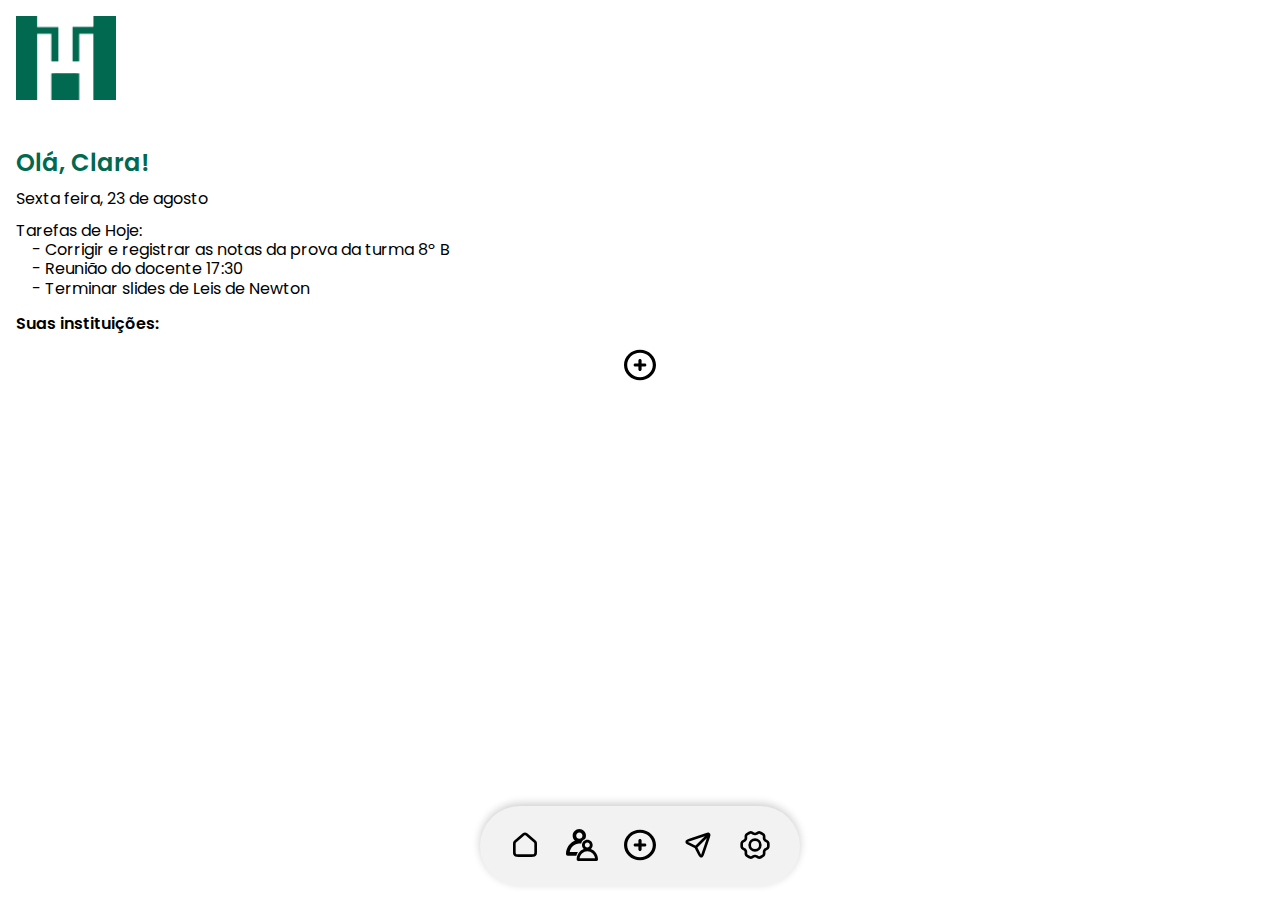
<file: index.html>
<!DOCTYPE html>
<html lang="pt-br">
<head>
    <meta charset="UTF-8">
    <meta name="viewport" content="width=device-width, initial-scale=1.0">
    <link rel="stylesheet" href="css/reset.css">
    <link rel="stylesheet" href="css/index.css">
    <link rel="preconnect" href="https://fonts.googleapis.com">
    <link rel="preconnect" href="https://fonts.gstatic.com" crossorigin>
    <link href="https://fonts.googleapis.com/css2?family=Poppins:ital,wght@0,100;0,200;0,300;0,400;0,500;0,600;0,700;0,800;0,900;1,100;1,200;1,300;1,400;1,500;1,600;1,700;1,800;1,900&display=swap" rel="stylesheet">
    <title>HelpTeacher</title>
    <script src="js/index.js"></script>
</head>
<body>
    <header>
        <img src="img/logo.png" class="logo" alt="HelpTeacher">
    </header>

    <div class="info_home">
        <h1>Olá, Clara!</h1>
        <p>Sexta feira, 23 de agosto</p>
    
        <div class="tarefas">
            <p>Tarefas de Hoje:</p>
            <ul>
                <li>- Corrigir e registrar as notas da prova da turma 8º B</li>
                <li>- Reunião do docente 17:30</li>
                <li>- Terminar slides de Leis de Newton</li>
            </ul>
        </div>
    </div>

    <div class="escolas">
        <p>Suas instituições:</p>
        
        <button class="add_escola">
            <img src="img/add.svg" alt="" class="icon">
        </button>
    </div>

    <footer>
        <a href="index.html"><img src="img/home.svg" alt="home" class="icon icon_selected"></a>
        <a href="comunidade.html"><img src="img/comunidade.svg" alt="comunidade" class="icon"></a>
        <a href="criar.html"><img src="img/add.svg" alt="criar" class="icon"></a>
        <a><img src="img/mensagem.svg" alt="mensagens" class="icon"></a>
        <a><img src="img/ajustes.svg" alt="ajustes" class="icon"></a>
    </footer>
</body>
</html>
</file>
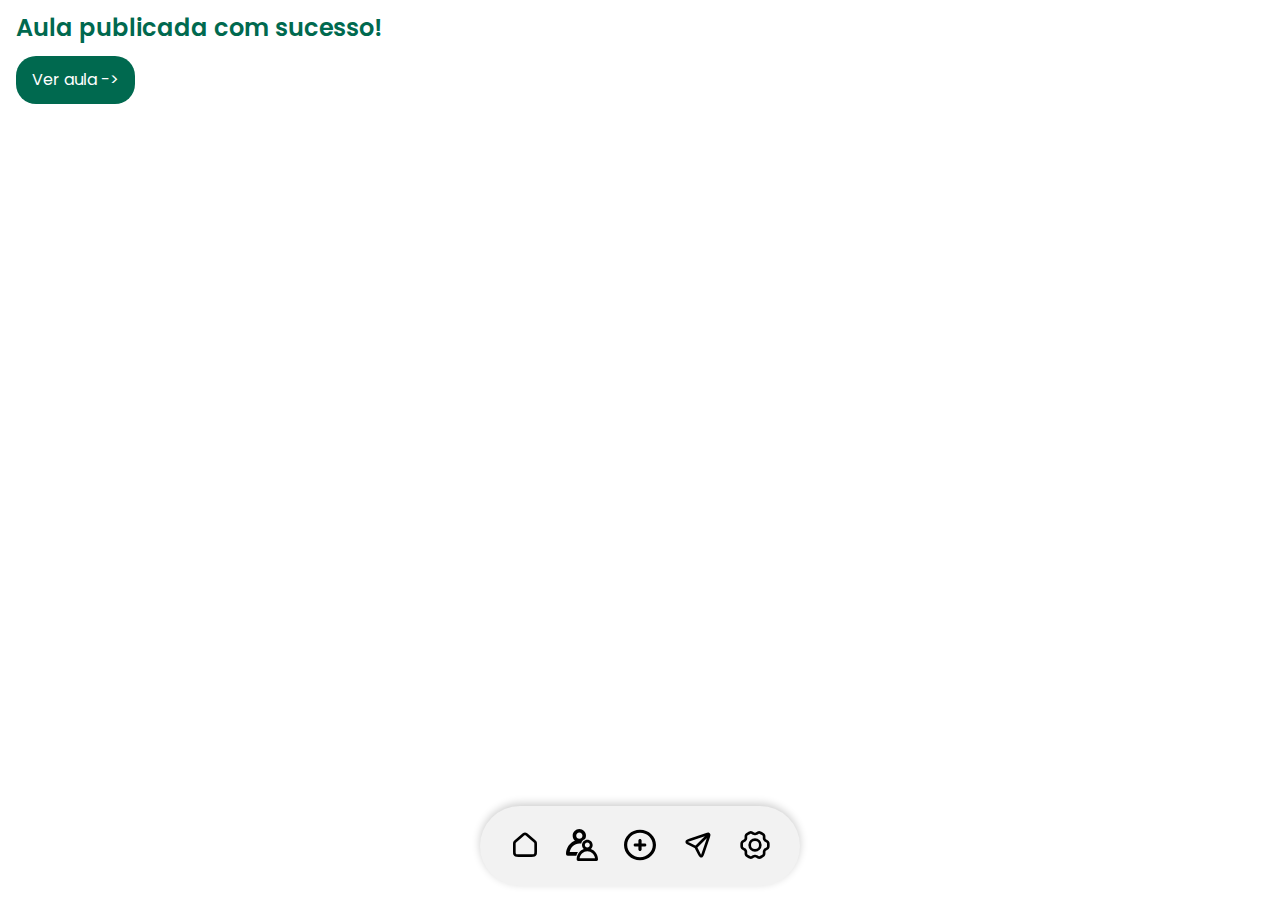
<file: aula_publicada.html>
<!DOCTYPE html>
<html lang="en">
<head>
    <meta charset="UTF-8">
    <meta name="viewport" content="width=device-width, initial-scale=1.0">
    <title>HelpTeacher | Aula publicada</title>
    <link rel="stylesheet" href="css/reset.css">
    <link rel="stylesheet" href="css/index.css">
    <link rel="preconnect" href="https://fonts.googleapis.com">
    <link rel="preconnect" href="https://fonts.gstatic.com" crossorigin>
    <link href="https://fonts.googleapis.com/css2?family=Poppins:ital,wght@0,100;0,200;0,300;0,400;0,500;0,600;0,700;0,800;0,900;1,100;1,200;1,300;1,400;1,500;1,600;1,700;1,800;1,900&display=swap" rel="stylesheet">
    <link href="https://fonts.googleapis.com/css2?family=Merriweather:ital,wght@0,300;0,400;0,700;0,900;1,300;1,400;1,700;1,900&display=swap" rel="stylesheet">
</head>
<body>
    <h1>Aula publicada com sucesso!</h1>
    <a href="index.html" class="button_verde">Ver aula -></a>
    <footer>
        <a href="index.html"><img src="img/home.svg" alt="home" class="icon icon_selected"></a>
        <a href="comunidade.html"><img src="img/comunidade.svg" alt="comunidade" class="icon"></a>
        <a href="criar.html"><img src="img/add.svg" alt="criar" class="icon"></a>
        <a><img src="img/mensagem.svg" alt="mensagens" class="icon"></a>
        <a><img src="img/ajustes.svg" alt="ajustes" class="icon"></a>
    </footer>
</body>
</html>
</file>
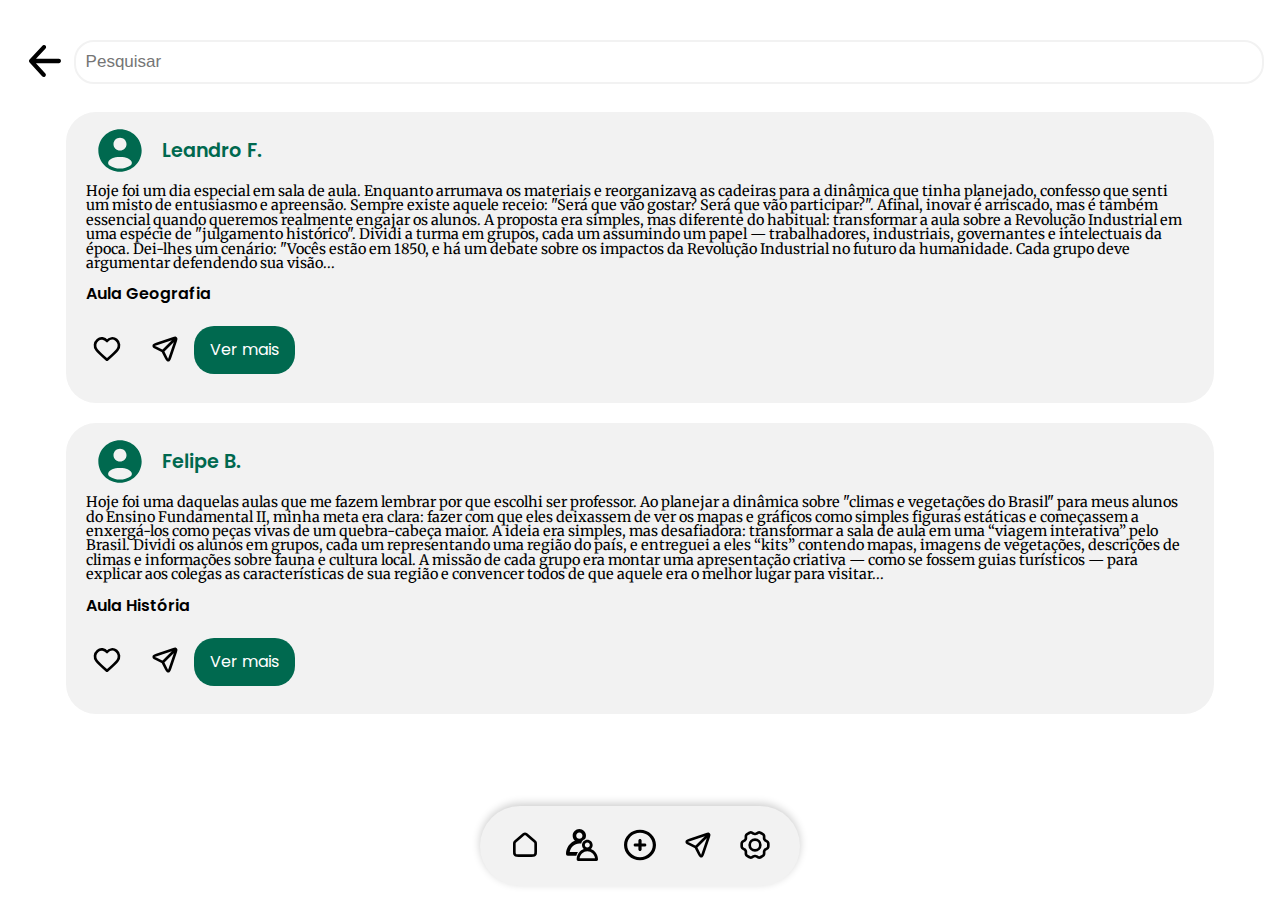
<file: comunidade.html>
<!DOCTYPE html>
<html lang="en">
<head>
    <meta charset="UTF-8">
    <meta name="viewport" content="width=device-width, initial-scale=1.0">
    <link rel="stylesheet" href="css/reset.css">
    <link rel="stylesheet" href="css/index.css">
    <link rel="preconnect" href="https://fonts.googleapis.com">
    <link rel="preconnect" href="https://fonts.gstatic.com" crossorigin>
    <link href="https://fonts.googleapis.com/css2?family=Poppins:ital,wght@0,100;0,200;0,300;0,400;0,500;0,600;0,700;0,800;0,900&display=swap" rel="stylesheet">
    <link href="https://fonts.googleapis.com/css2?family=Merriweather:ital,wght@0,300;0,400;0,700;0,900;1,300;1,400;1,700;1,900&display=swap" rel="stylesheet">
    <title>HelpTeacher | Comunidade</title>
</head>
<body>
    <div class="pesquisa_div">
        <a href="index.html"><img src="img/voltar.svg" alt="voltar" class="icon"></a>
        <input type="text" placeholder="Pesquisar" class="pesquisa">
    </div>

    <div class="feed">
        <div class="post">
            <div class="userinfo">
                <img src="img/user.svg" class="icon_user" alt="user_profile_picture">
                <p class="username">Leandro F.</p>
            </div>

            <div class="content_box">
                <p class="content">Hoje foi um dia especial em sala de aula. Enquanto arrumava os materiais e reorganizava as cadeiras para a dinâmica que tinha planejado, confesso que senti um misto de entusiasmo e apreensão. Sempre existe aquele receio: "Será que vão gostar? Será que vão participar?". Afinal, inovar é arriscado, mas é também essencial quando queremos realmente engajar os alunos.

                    A proposta era simples, mas diferente do habitual: transformar a aula sobre a Revolução Industrial em uma espécie de "julgamento histórico". Dividi a turma em grupos, cada um assumindo um papel — trabalhadores, industriais, governantes e intelectuais da época. Dei-lhes um cenário: "Vocês estão em 1850, e há um debate sobre os impactos da Revolução Industrial no futuro da humanidade. Cada grupo deve argumentar defendendo sua visão...</p>
                <p class="titulo_aula">Aula Geografia</p>
            </div>

            <div class="buttons">
                <a href="/"><img src="img/curtir.svg" alt="curtir" class="icon"></a>
                <a href="mensagem.html" class="mensagem_btn"><img src="img/mensagem.svg" alt="enviar" class="icon"></a>
                <a href="" class="button_verde">Ver mais</a>
            </div>
        </div>

        <div class="post">
            <div class="userinfo">
                <img src="img/user.svg" class="icon_user" alt="user_profile_picture">
                <p class="username">Felipe B.</p>
            </div>

            <div class="content_box">
                <p class="content">Hoje foi uma daquelas aulas que me fazem lembrar por que escolhi ser professor. Ao planejar a dinâmica sobre "climas e vegetações do Brasil" para meus alunos do Ensino Fundamental II, minha meta era clara: fazer com que eles deixassem de ver os mapas e gráficos como simples figuras estáticas e começassem a enxergá-los como peças vivas de um quebra-cabeça maior.

                    A ideia era simples, mas desafiadora: transformar a sala de aula em uma “viagem interativa” pelo Brasil. Dividi os alunos em grupos, cada um representando uma região do país, e entreguei a eles “kits” contendo mapas, imagens de vegetações, descrições de climas e informações sobre fauna e cultura local. A missão de cada grupo era montar uma apresentação criativa — como se fossem guias turísticos — para explicar aos colegas as características de sua região e convencer todos de que aquele era o melhor lugar para visitar...</p>
                <p class="titulo_aula">Aula História</p>
            </div>

            <div class="buttons">
                <a href="/"><img src="img/curtir.svg" alt="curtir" class="icon"></a>
                <a href="mensagem.html" class="mensagem_btn"><img src="img/mensagem.svg" alt="enviar" class="icon"></a>
                <a href="/" class="button_verde">Ver mais</a>
            </div>
        </div>

        <footer>
            <a href="index.html"><img src="img/home.svg" alt="home" class="icon icon_selected"></a>
            <a href="comunidade.html"><img src="img/comunidade.svg" alt="comunidade" class="icon"></a>
            <a href="criar.html"><img src="img/add.svg" alt="criar" class="icon"></a>
            <a><img src="img/mensagem.svg" alt="mensagens" class="icon"></a>
            <a><img src="img/ajustes.svg" alt="ajustes" class="icon"></a>
        </footer>
    </div>
</body>
</html>

<script src="js/salvarUsuarioMsg.js"></script>
</file>
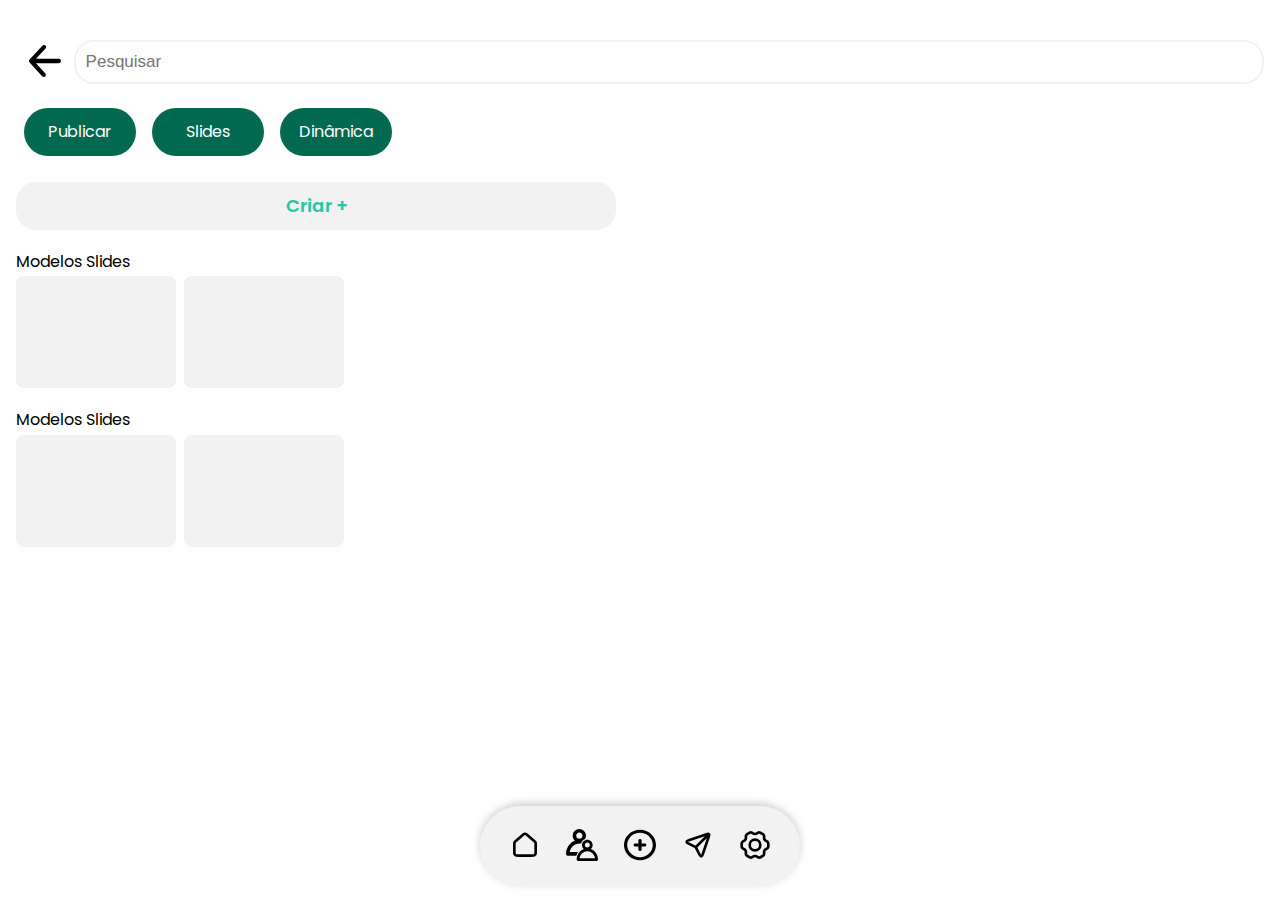
<file: criar.html>
<!DOCTYPE html>
<html lang="en">
    <head>
        <meta charset="UTF-8">
        <meta name="viewport" content="width=device-width, initial-scale=1.0">
        <link rel="stylesheet" href="css/reset.css">
        <link rel="stylesheet" href="css/index.css">
        <link rel="preconnect" href="https://fonts.googleapis.com">
        <link rel="preconnect" href="https://fonts.gstatic.com" crossorigin>
        <link href="https://fonts.googleapis.com/css2?family=Poppins:ital,wght@0,100;0,200;0,300;0,400;0,500;0,600;0,700;0,800;0,900;1,100;1,200;1,300;1,400;1,500;1,600;1,700;1,800;1,900&display=swap" rel="stylesheet">
        <title>HelpTeacher | Criar</title>
    </head>
<body>
    <div class="pesquisa_div">
        <a href="index.html"><img src="img/voltar.svg" alt="voltar" class="icon"></a>
        <input type="text" placeholder="Pesquisar" class="pesquisa">
    </div>

    <div class="opcoes_criar">
        <div class="criar_buttons">
            <a href="publicar.html">Publicar</a>
            <a>Slides</a>
            <a>Dinâmica</a>
        </div>
        
        <a href="novo.html" class="novo_button">Criar +</a>
    </div>

    <section class="linhas">
        <h2>Modelos Slides</h2>
        <div>
            <div class="caixa"></div>
            <div class="caixa"></div>
        </div>
    </section>
    <section class="linhas">
        <h2>Modelos Slides</h2>
        <div>
            <div class="caixa"></div>
            <div class="caixa"></div>
        </div>
    </section>

    <footer>
        <a href="index.html"><img src="img/home.svg" alt="home" class="icon icon_selected"></a>
        <a href="comunidade.html"><img src="img/comunidade.svg" alt="comunidade" class="icon"></a>
        <a href="criar.html"><img src="img/add.svg" alt="criar" class="icon"></a>
        <a><img src="img/mensagem.svg" alt="mensagens" class="icon"></a>
        <a><img src="img/ajustes.svg" alt="ajustes" class="icon"></a>
    </footer>
</body>
</html>
</file>
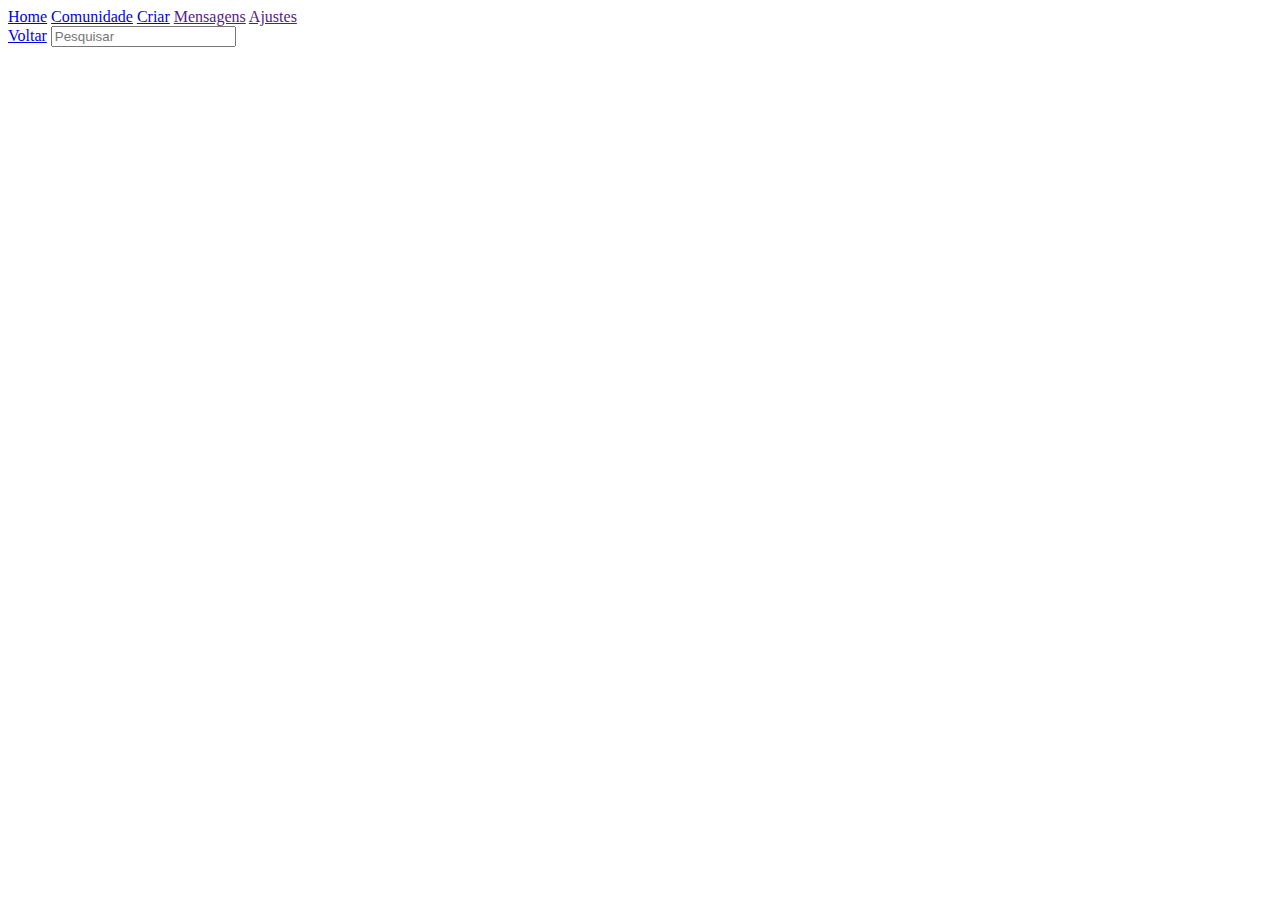
<file: criar_aula.html>
<!DOCTYPE html>
<html lang="en">
<head>
    <meta charset="UTF-8">
    <meta name="viewport" content="width=device-width, initial-scale=1.0">
    <title>Document</title>
</head>

<header>
    <a href="/index.html">Home</a>
    <a href="/comunidade.html">Comunidade</a>
    <a href="/criar.html">Criar</a>
    <a href="">Mensagens</a>
    <a href="">Ajustes</a>
</header>
<body>
    <header>
        <a href="/index.html">Voltar</a>
        <input type="text" placeholder="Pesquisar">
    </header>
</body>
</html>
</file>
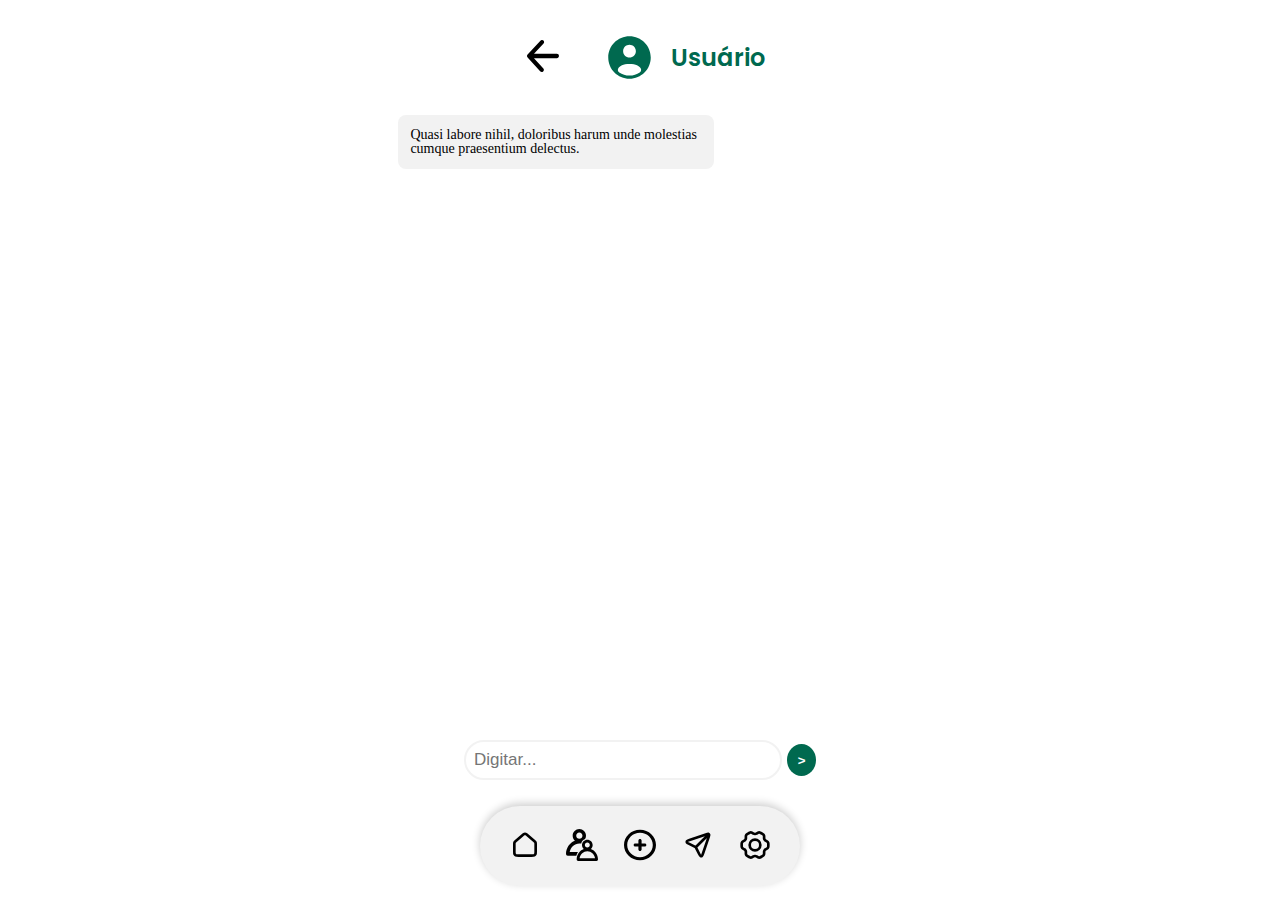
<file: mensagem.html>
<!DOCTYPE html>
<html lang="en">
    <head>
        <meta charset="UTF-8">
        <meta name="viewport" content="width=device-width, initial-scale=1.0">
        <link rel="stylesheet" href="css/reset.css">
        <link rel="stylesheet" href="css/index.css">
        <link rel="preconnect" href="https://fonts.googleapis.com">
        <link rel="preconnect" href="https://fonts.gstatic.com" crossorigin>
        <link href="https://fonts.googleapis.com/css2?family=Poppins:wght@300;400;500;600;700&display=swap" rel="stylesheet">
        <script src="js/index.js" defer></script>
        <script src="js/salvarUsuarioMsg.js" defer></script>
        <title>HelpTeacher | Chat com Leandro F.</title>
    </head>

<body>
    <div class="chat-container">
        <header class="chat-header">
            <a href="comunidade.html"><img src="img/voltar.svg" class="icon" alt="voltar"></a>
            <div class="userinfo_chat_img_username">
                <img src="img/user.svg" class="icon_user" alt="user_profile_picture">
                <h1 class="username_mensagem">Usuário</h1>
            </div>
        </header>

        <div class="mensagens">
            <div class="mensagem_outro">
                <p>Quasi labore nihil, doloribus harum unde molestias cumque praesentium delectus.</p>
            </div>
        </div>

        <div class="digitar">
            <input class="input_mensagem" type="text" placeholder="Digitar...">
            <button class="send-button">></button>
        </div>
    </div>

    <footer>
        <a href="index.html"><img src="img/home.svg" alt="home" class="icon icon_selected"></a>
        <a href="comunidade.html"><img src="img/comunidade.svg" alt="comunidade" class="icon"></a>
        <a href="criar.html"><img src="img/add.svg" alt="criar" class="icon"></a>
        <a><img src="img/mensagem.svg" alt="mensagens" class="icon"></a>
        <a><img src="img/ajustes.svg" alt="ajustes" class="icon"></a>
    </footer>
</body>
</html>
</file>
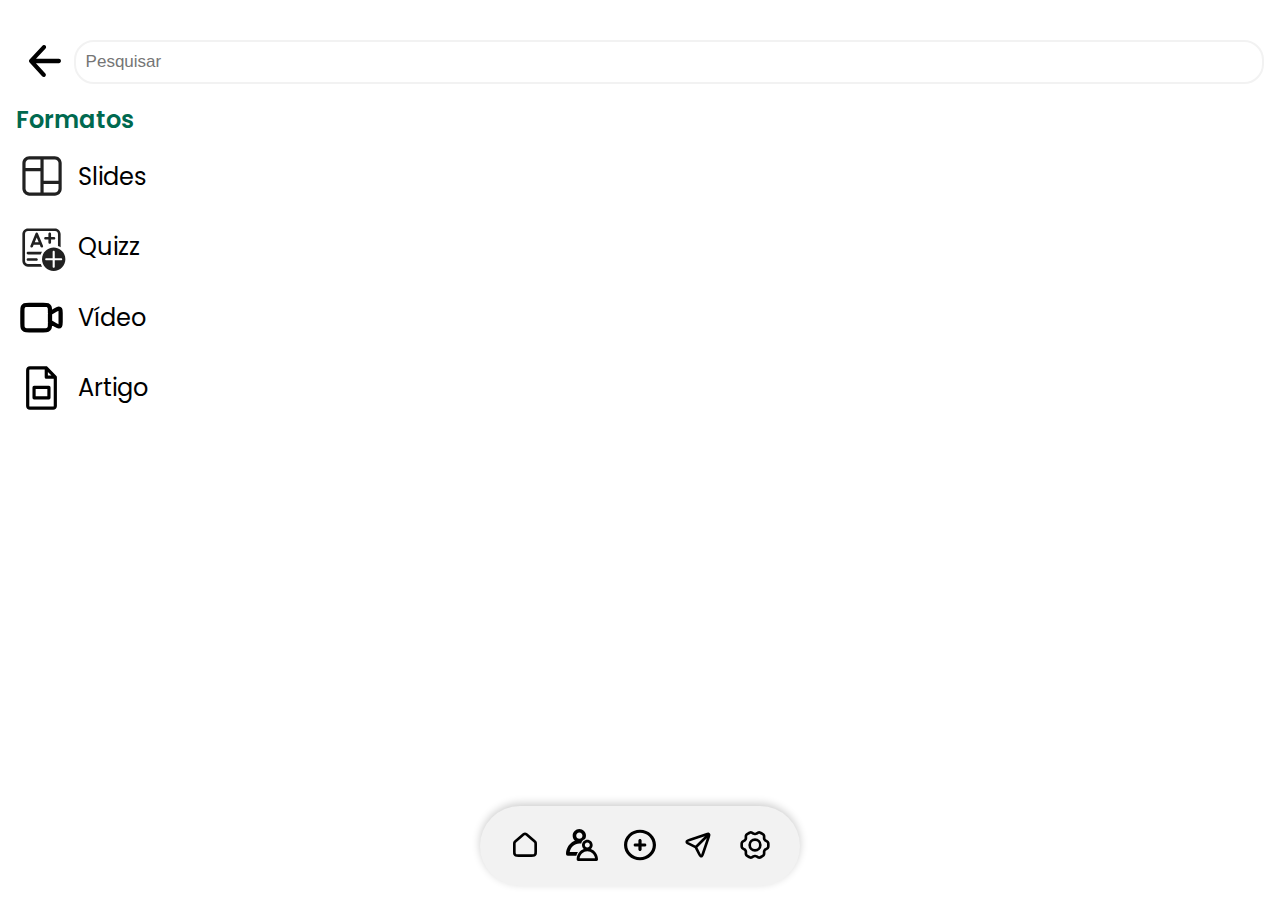
<file: novo.html>
<!DOCTYPE html>
<html lang="en">
    <head>
        <meta charset="UTF-8">
        <meta name="viewport" content="width=device-width, initial-scale=1.0">
        <link rel="stylesheet" href="css/reset.css">
        <link rel="stylesheet" href="css/index.css">
        <link rel="preconnect" href="https://fonts.googleapis.com">
        <link rel="preconnect" href="https://fonts.gstatic.com" crossorigin>
        <link href="https://fonts.googleapis.com/css2?family=Poppins:ital,wght@0,100;0,200;0,300;0,400;0,500;0,600;0,700;0,800;0,900;1,100;1,200;1,300;1,400;1,500;1,600;1,700;1,800;1,900&display=swap" rel="stylesheet">
        <title>HelpTeacher | Novo</title>
    </head>

<body>
    <div class="pesquisa_div">
        <a href="criar.html"><img src="img/voltar.svg" alt="voltar" class="icon"></a>
        <input type="text" placeholder="Pesquisar" class="pesquisa">
    </div>

    <section class="formatos">
        <h1>Formatos</h1>
        <div>
            <a>
                <img src="img/slides.svg" alt="slides" class="icon_formatos">
                <p>Slides</p>
            </a>
            <a href="novo_quizz.html">
                <img src="img/quizz.svg" alt="quizz" class="icon_formatos">
                <p>Quizz</p>
            </a>
            <a>
                <img src="img/video.svg" alt="video" class="icon_formatos">
                <p>Vídeo</p>
            </a>
            <a>
                <img src="img/documento.svg" alt="artigo" class="icon_formatos">
                <p>Artigo</p>
            </a>
        </div>
    </section>

    <footer>
        <a href="index.html"><img src="img/home.svg" alt="home" class="icon icon_selected"></a>
        <a href="comunidade.html"><img src="img/comunidade.svg" alt="comunidade" class="icon"></a>
        <a href="criar.html"><img src="img/add.svg" alt="criar" class="icon"></a>
        <a><img src="img/mensagem.svg" alt="mensagens" class="icon"></a>
        <a><img src="img/ajustes.svg" alt="ajustes" class="icon"></a>
    </footer>
</body>
</html>
</file>
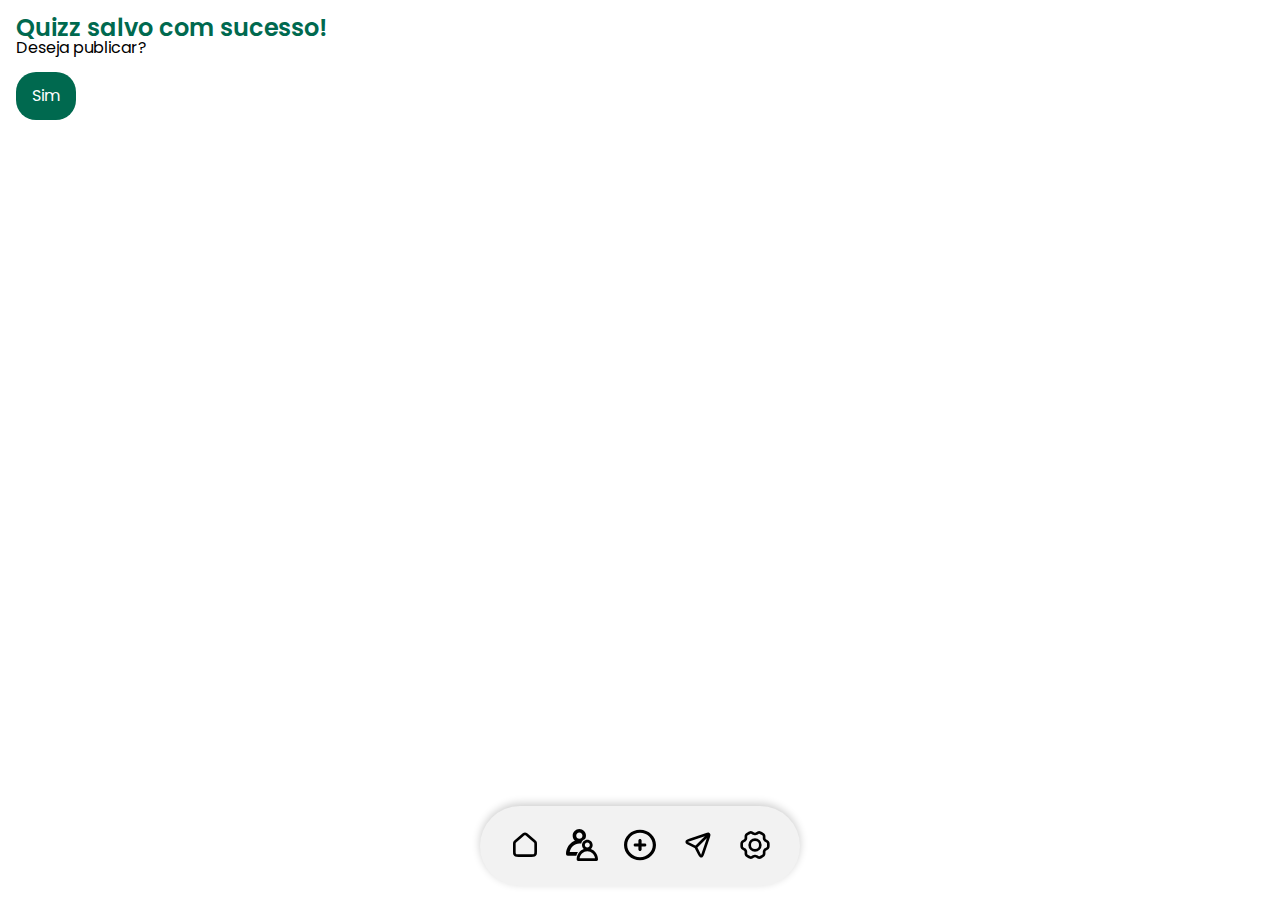
<file: novo_concluido.html>
<!DOCTYPE html>
<html lang="en">
    <meta charset="UTF-8">
    <meta name="viewport" content="width=device-width, initial-scale=1.0">
    <link rel="stylesheet" href="css/reset.css">
    <link rel="stylesheet" href="css/index.css">
    <link rel="preconnect" href="https://fonts.googleapis.com">
    <link rel="preconnect" href="https://fonts.gstatic.com" crossorigin>
    <link href="https://fonts.googleapis.com/css2?family=Poppins:ital,wght@0,100;0,200;0,300;0,400;0,500;0,600;0,700;0,800;0,900;1,100;1,200;1,300;1,400;1,500;1,600;1,700;1,800;1,900&display=swap" rel="stylesheet">
    <title>HelpTeacher | Quizz Salvo</title>
</head>
<body>
    <h1>Quizz salvo com sucesso!</h1>
    <h2>Deseja publicar?</h2>
    <a href="publicar_info.html" class="button_verde">Sim</a>

    <footer>
        <a href="index.html"><img src="img/home.svg" alt="home" class="icon icon_selected"></a>
        <a href="comunidade.html"><img src="img/comunidade.svg" alt="comunidade" class="icon"></a>
        <a href="criar.html"><img src="img/add.svg" alt="criar" class="icon"></a>
        <a><img src="img/mensagem.svg" alt="mensagens" class="icon"></a>
        <a><img src="img/ajustes.svg" alt="ajustes" class="icon"></a>
    </footer>
</body>
</html>
</file>
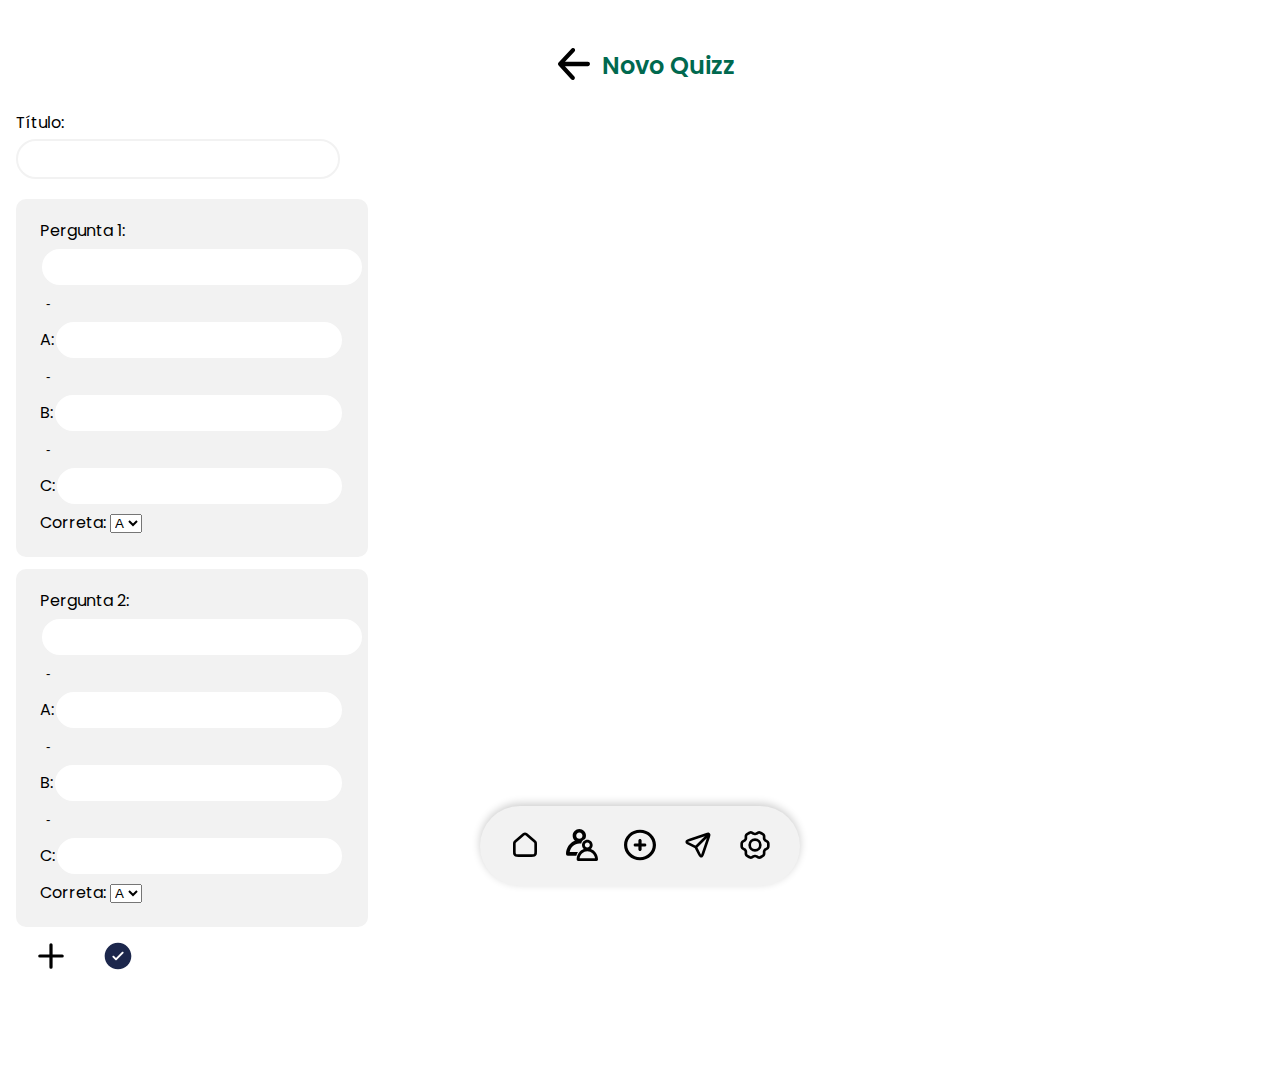
<file: novo_quizz.html>
<!DOCTYPE html>
<html lang="en">
    <head>
        <meta charset="UTF-8">
        <meta name="viewport" content="width=device-width, initial-scale=1.0">
        <link rel="stylesheet" href="css/reset.css">
        <link rel="stylesheet" href="css/index.css">
        <link rel="preconnect" href="https://fonts.googleapis.com">
        <link rel="preconnect" href="https://fonts.gstatic.com" crossorigin>
        <link href="https://fonts.googleapis.com/css2?family=Poppins:ital,wght@0,100;0,200;0,300;0,400;0,500;0,600;0,700;0,800;0,900;1,100;1,200;1,300;1,400;1,500;1,600;1,700;1,800;1,900&display=swap" rel="stylesheet">
        <title>HelpTeacher | Novo Quizz</title>
    </head>
<body>
    <div class="titulo_tela">
        <a href="criar.html"><img src="img/voltar.svg" class="icon" alt="voltar"></a>
        <h1>Novo Quizz</h1>
    </div>
    <div class="info">
        <form method="post">
            <div class="titulo_quizz">
                <label>Título:</label>
                <input type="text" name="titulo" required>
            </div>

            <div class="form_group_perguntas">
                <div class="pergunta">
                    <label>Pergunta 1:</label>
                    <div class="form_group">
                        <input type="text" name="titulo" required>
                    </div>
                    <ul class="form_group">
                        <li>
                            <button class="remove_reference">-</button>
                            <div class="alternativa">
                                <label>A:</label>
                                <input type="text" name="titulo" required>
                            </div>
                        </li>
                        <li>
                            <button class="remove_reference">-</button>
                            <div class="alternativa">
                                <label>B:</label>
                                <input type="text" name="titulo" required>
                            </div>
                        </li>
                        <li>
                            <button class="remove_reference">-</button>
                            <div class="alternativa">
                                <label>C:</label>
                                <input type="text" name="titulo" required>
                            </div>
                        </li>
                    </ul>
                    
                    <div class="resposta_certa">
                        <label>Correta:</label>
                        <select class="opcoes" name="opcoes">
                            <option value="A">A</option>
                            <option value="B">B</option>
                            <option value="C">C</option>
                        </select>
                    </div>
                </div>

                <div class="pergunta">
                    <label>Pergunta 2:</label>
                    <div class="form_group">
                        <input type="text" name="titulo" required>
                    </div>
                    <ul class="form_group">
                        <li>
                            <button class="remove_reference">-</button>
                            <div class="alternativa">
                                <label>A:</label>
                                <input type="text" name="titulo" required>
                            </div>
                        </li>
                        <li>
                            <button class="remove_reference">-</button>
                            <div class="alternativa">
                                <label>B:</label>
                                <input type="text" name="titulo" required>
                            </div>
                        </li>
                        <li>
                            <button class="remove_reference">-</button>
                            <div class="alternativa">
                                <label>C:</label>
                                <input type="text" name="titulo" required>
                            </div>
                        </li>
                    </ul>
                    
                    <div class="resposta_certa">
                        <label>Correta:</label>
                        <select class="opcoes" name="opcoes">
                            <option value="A">A</option>
                            <option value="B">B</option>
                            <option value="C">C</option>
                        </select>
                    </div>
                </div>
            </div>

            <button class="add_pergunta"><img src="img/plus.svg" alt="+" class="icon"></button>
            <a href="novo_concluido.html"><img src="img/concluir.svg" alt="concluir" class="icon"></a>
        </form>
    </div>

    <footer>
        <a href="index.html"><img src="img/home.svg" alt="home" class="icon icon_selected"></a>
        <a href="comunidade.html"><img src="img/comunidade.svg" alt="comunidade" class="icon"></a>
        <a href="criar.html"><img src="img/add.svg" alt="criar" class="icon"></a>
        <a><img src="img/mensagem.svg" alt="mensagens" class="icon"></a>
        <a><img src="img/ajustes.svg" alt="ajustes" class="icon"></a>
    </footer>
</body>
</html>
</file>
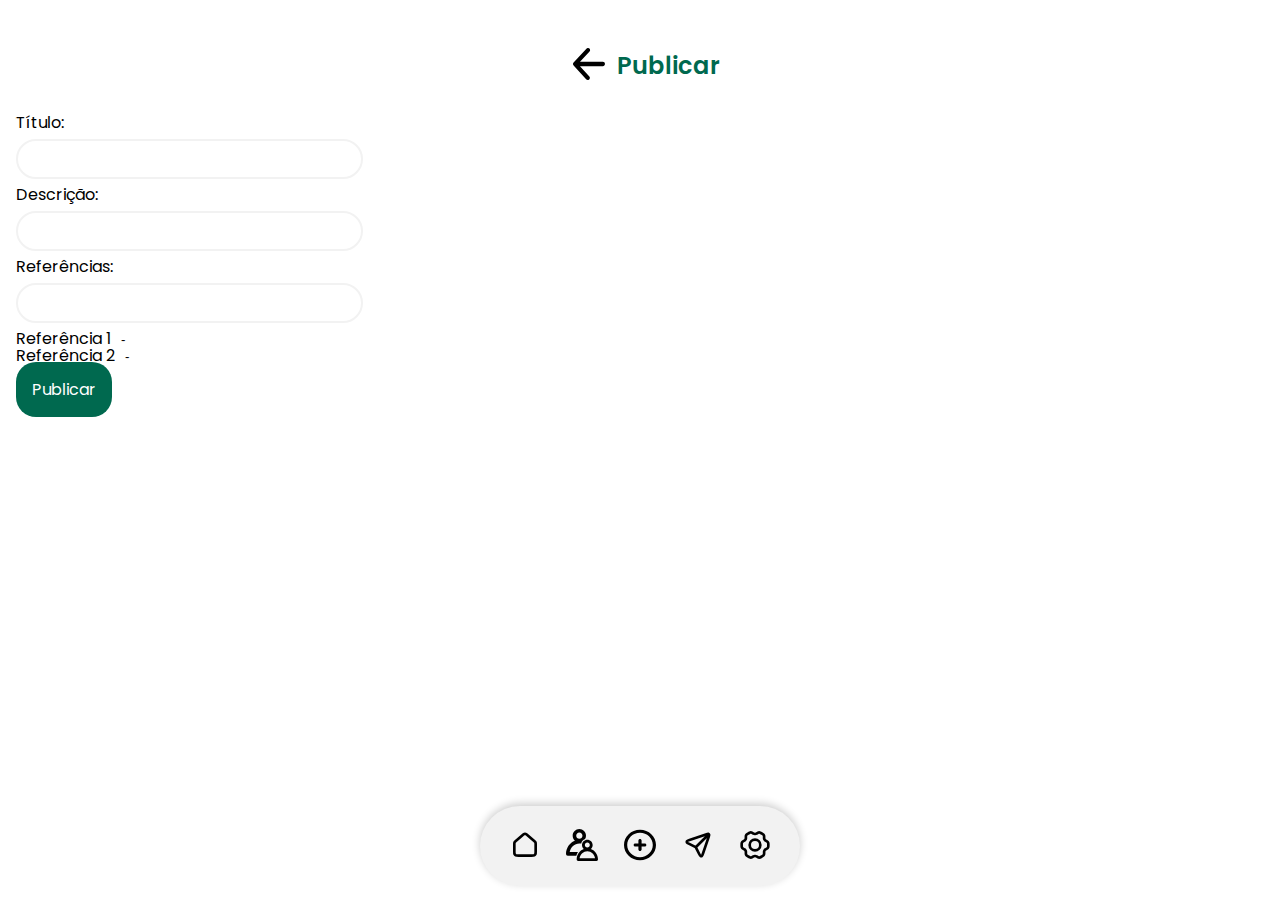
<file: publicar_info.html>
<!DOCTYPE html>
<html lang="en">
    <head>
        <meta charset="UTF-8">
        <meta name="viewport" content="width=device-width, initial-scale=1.0">
        <link rel="stylesheet" href="css/reset.css">
        <link rel="stylesheet" href="css/index.css">
        <link rel="preconnect" href="https://fonts.googleapis.com">
        <link rel="preconnect" href="https://fonts.gstatic.com" crossorigin>
        <link href="https://fonts.googleapis.com/css2?family=Poppins:ital,wght@0,100;0,200;0,300;0,400;0,500;0,600;0,700;0,800;0,900;1,100;1,200;1,300;1,400;1,500;1,600;1,700;1,800;1,900&display=swap" rel="stylesheet">
        <title>HelpTeacher | Publicar Aula</title>
    </head>
<body>
    <div class="titulo_tela">
        <a href="publicar.html"><img src="img/voltar.svg" class="icon" alt="voltar"></a>
        <h1>Publicar</h1>
    </div>

    <form action="#" method="POST">
        <div class="form_group">
            <label>Título:</label>
            <input type="text" id="titulo" name="titulo" required>
        </div>

        <div class="form_group">
            <label>Descrição:</label>
            <input type="text" id="descricao" name="descricao" required>
        </div>

        <div class="form_group">
            <label>Referências:</label>
            <div id="references_container">
                <div class="reference_group">
                    <input type="text" name="referencias">
                </div>
                <ul>
                    <li>
                        Referência 1
                        <button class="remove_reference">-</button>
                    </li>
                    <li>
                        Referência 2
                        <button class="remove_reference">-</button>
                    </li>
                </ul>
                <button class="add_reference">+</button>
            </div>
        </div>

        <a href="aula_publicada.html" class="button_verde">Publicar</a>
    </form>

    <footer>
        <a href="index.html"><img src="img/home.svg" alt="home" class="icon icon_selected"></a>
        <a href="comunidade.html"><img src="img/comunidade.svg" alt="comunidade" class="icon"></a>
        <a href="criar.html"><img src="img/add.svg" alt="criar" class="icon"></a>
        <a><img src="img/mensagem.svg" alt="mensagens" class="icon"></a>
        <a><img src="img/ajustes.svg" alt="ajustes" class="icon"></a>
    </footer>
</body>
</html>
</file>
<file: css/index.css>
body {
    padding: 1rem;
    display: flex;
    flex-direction: column;
    align-items: flex-start;
    font-family: 'Poppins';
    overflow-y: auto;
    padding-bottom: 7rem;
}

h1 {
    font-size: 1.5rem;
    font-weight: 600;
    margin: 0;
    color: #00694F;
}

.logo {
    width: 100px;
}

.info_home {
    display: flex;
    flex-direction: column;
    row-gap: 1rem;
    margin-top: 3rem;
}

.escolas {
    width: 100%;
    display: flex;
    flex-direction: column;
    justify-content: center;
    margin-bottom: 30px;
}

.escola {
    width: 20rem;
    height: 3rem;
    background-color: #00694F;
    border-radius: 60px;
    display: flex;
    align-items: center;
    justify-content: center;
    margin-bottom: 10px;
    color: #fff;
    text-decoration: none;
}

.add_escola {
    background: none;
    border: none;
}

footer {
    width: 20rem;
    height: 5rem;
    position: fixed;
    bottom: 0;
    margin-bottom: 14px;
    border-radius: 60px;
    background-color: #F2F2F2;
    display: flex;
    align-self: center;
    align-items: center;
    justify-content: center;
    box-shadow: 0 -0.15rem 0.5rem rgba(0, 0, 0, 0.2);
}

.feed {
    width: 100%;
    margin-top: 20px;
    display: flex;
    align-items: center;
    justify-content: center;
    flex-direction: column;
}

.pesquisa_div {
    width: 100%;
    margin-top: 1rem;
    display: flex;
    align-items: center;
    justify-content: space-between;
}

.pesquisa {
    width: 100%;
    border-radius: 20px;
    border: 2px solid #F2F2F2;
    padding: 10px;
}

.post {
    width: 90%;
    background-color: #F2F2F2;
    padding: 0.8rem;
    border-radius: 30px;
    margin-bottom: 20px;
}

.userinfo {
    display: flex;
    align-items: center;
}

.username {
    color: #00694F;
    font-weight: 600;
    font-size: 1.2rem;
}

.content {
    padding: 0.5rem;
    font-size: 0.9rem;
    font-family: 'Merriweather';
}

.titulo_aula {
    font-weight: 600;
    padding: 0.5rem;
}

.chat-container {
    width: 100%;
    height: 100%;
    display: flex;
    align-items: center;
    justify-content: center;
    flex-direction: column;
}

.chat-header {
    display: flex;
    align-items: center;
    padding: 1rem;
    color: white;
    position: sticky;
    top: 0;
}

.userinfo_chat_img_username {
    display: flex;
    align-items: center;
    justify-content: center;
    flex-grow: 1;
    margin-left: 1rem;
}

.mensagens {
    display: flex;
    align-items: center;
    justify-content: center;
    flex-direction: column;
    padding: 1rem;
    overflow-y: auto;
}

.mensagem_propria, .mensagem_outro {
    padding: 0.8rem;
    font-size: 0.875rem;
    font-family: 'Merriweather';
    border-radius: 0.5rem;
    max-width: 60%;
    margin-bottom: 0.75rem;
    word-wrap: break-word;
    display: flex;
}

.mensagem_propria {
    background-color: #23CAA1;
    align-self: flex-end;
}

.mensagem_outro {
    background-color: #F2F2F2;
    align-self: flex-start;
}

.pergunta {
    background-color: #f2f2f2;
    border-radius: 10px;
    width: 100%;
    padding: 1.5rem;
    margin: 12px 0;
}

.alternativa {
    display: flex;
    align-items: center;
    justify-content: center;
}

.formatos div {
    display: flex;
    flex-direction: column;
}

.formatos div a {
    display: flex;
    align-items: center;
    text-decoration: none;
    color: #000;
    font-size: 1.5rem;
    cursor: pointer;
    margin: 0.2rem 0;
}

.formatos h1 {
    margin: 1rem 0;
}

.formatos div a {
    margin-bottom: 1rem;
}

.recentes_formatos {
    height: 8rem;
    padding: 1rem;
    background-color: #F2F2F2;
    margin: 0.7rem 0;
}

.filtro_formatos {
    background-color: #e0e0e0;
    height: 2rem;
    padding: 0.2rem;
    border-radius: 60px;
    display: flex;
    align-items: center;
    justify-content: center;
}

.filtro_formatos button {
    background-color: transparent;
    border: none;
    font-weight: 600;

}

.linhas {
    margin-top: 1.5rem;
    color: #000;
    display: flex;
    flex-direction: column;
}

.linhas div {
    margin-top: 0.2rem;
    display: flex;
}

.caixa{
    background-color: #F2F2F2;
    border-radius: 8px;
    width: 10rem;
    height: 7rem;
    margin-right: 0.5rem;
}

.novo{
    display: flex;
    align-items: center;
    width: 18rem;
    color: #00694F;
    background-color:#F2F2F2 ;
}

.opcoes_criar {
    width: 100%;
    max-width: 600px;
    display: flex;
    flex-direction: column;
}

.criar_buttons {
    display: flex;
    margin: 1rem 0;
}

.buttons {
    display: flex;
    align-items: center;
}

.criar_buttons a {
    width: 7rem;
    height: 3rem;
    margin: 0 0.5rem;
    background-color: #00694F;
    color: #fff;
    border: none;
    border-radius: 60px;
    display: flex;
    align-items: center;
    justify-content: center;
    margin-bottom: 10px;
    color: #fff;
    text-decoration: none;
}

.criar_buttons button a {
    color: #fff;
    text-decoration: none;
}

.novo_button {
    width: 100%;
    height: 3rem;
    background-color: #f2f2f2;
    border-radius: 20px;
    border: none;
    color: #23CAA1;
    font-weight: 600;
    font-size: 18px;
    text-decoration: none;
    display: flex;
    align-items: center;
    justify-content: center;
}

.digitar {
    width: 100%;
    max-width: 22rem;
    display: flex;
    align-items: center;
    justify-content: center;
    position: fixed;
    bottom: 0;
    margin-bottom: 7rem;
}

.digitar button {
    width: 2rem;
    height: 2rem;
    border-radius: 100%;
    background-color: #00694F;
    color: #fff;
    font-weight: 600;
    border: none;
    display: flex;
    align-items: center;
    justify-content: center;
    margin-left: 5px;
}

input {
    width: 100%;
    border-radius: 20px;
    border: 2px solid #F2F2F2;
    padding: 0.5rem;
    margin: 0.5rem 0;
    font-size: 17px; 
}

.icon {
    width: 2rem;
    height: 2rem;
    margin: 0 0.8rem;
    cursor: pointer;
}

.icon_user {
    width: 3.2rem;
    height: 3.2rem;
    margin: 0 1rem;
}

.icon_formatos {
    width: 3.2rem;
    height: 3.2rem;
    margin-right: 0.7rem;
    cursor: pointer;
}

.titulo_tela {
    width: 100%;
    margin: 2rem 0;
    display: flex;
    align-items: center;
    justify-content: center;
}

.titulo_tela h1 {
 font-weight: 600;
}

.tarefas ul li{
    margin: 0.2rem 0 0.2rem 1rem;
}

.escolas {
    margin-top: 1rem;
}

.escolas p {
    font-weight: 600;
    margin-bottom: 1rem;
}

button {
    background: none;
    border: none;
}

.button_verde {
    background-color: #00694F;
    color: #fff;
    text-decoration: none;
    padding: 1rem;
    border-radius: 20px;
    margin: 1rem 0;
}

.button_verde a {
    color: #fff;
    font-weight: 600;
    text-decoration: none;
}

.conteudos {
    margin-top: 0.5rem;
}

.new_school_input {
    width: 100%;
    padding: 10px;
    margin: 5px 0;
    border: 1px solid #ccc;
    border-radius: 4px;
    font-family: 'Poppins', sans-serif;
    font-size: 16px;
}
</file>
